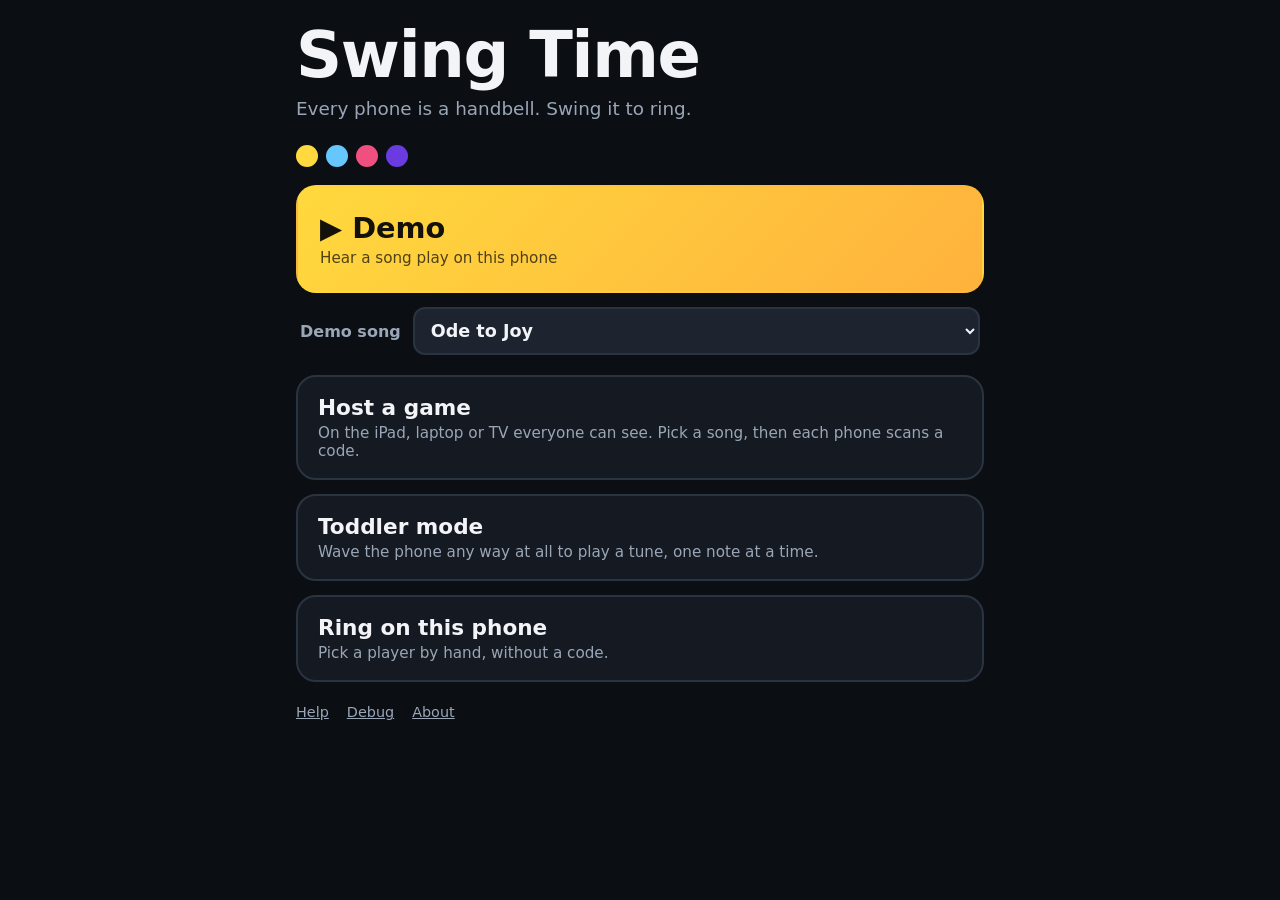
<file: index.html>
<!doctype html>
<html lang="en">
<head>
  <meta charset="utf-8" />
  <meta name="viewport" content="width=device-width, initial-scale=1, viewport-fit=cover, user-scalable=no" />
  <title>Swing Time</title>
  <meta name="theme-color" content="#0b0e13" />
  <meta name="apple-mobile-web-app-capable" content="yes" />
  <meta name="apple-mobile-web-app-title" content="Swing Time" />
  <meta name="apple-mobile-web-app-status-bar-style" content="black-translucent" />
  <meta name="robots" content="noindex, nofollow" />
  <!-- The game's version, shown in the About panel. Bump it with each release. -->
  <meta name="version" content="1.0.0" />
  <link rel="manifest" href="manifest.json?v=2" />
  <link rel="apple-touch-icon" href="icons/icon-180.png?v=2" />
  <link rel="icon" href="icons/icon-192.png?v=2" />
  <link rel="stylesheet" href="css/style.css?v=9" />
  <style>
    .about-version { font-size: 0.85rem; opacity: 0.85; }
    .about-dialog .about-link { color: var(--accent); }
    .report-actions { display: flex; gap: 10px; flex-wrap: wrap; justify-content: flex-end; }
  </style>
  <!-- GoatCounter (cookie-free analytics) -->
  <script data-goatcounter="https://maherou-areflectionofyou.goatcounter.com/count"
          async src="//gc.zgo.at/count.js"></script>
</head>
<body>
  <main class="page home">
    <h1 data-app-name>Swing Time</h1>
    <p class="tagline">Every phone is a handbell. Swing it to ring.</p>
    <div class="lane-dots" id="lane-dots" aria-hidden="true"></div>

    <a class="home-card home-demo" id="demo-link" href="demo.html">▶ Demo
      <small>Hear a song play on this phone</small></a>
    <label class="demo-song" id="demo-song-row" style="visibility: hidden">Demo song
      <select id="demo-song" autocomplete="off"></select></label>

    <a class="home-card" href="host.html">Host a game
      <small>On the iPad, laptop or TV everyone can see. Pick a song, then each phone scans a code.</small></a>

    <a class="home-card" href="play.html?mode=toddler">Toddler mode
      <small>Wave the phone any way at all to play a tune, one note at a time.</small></a>

    <a class="home-card" href="play.html">Ring on this phone
      <small>Pick a player by hand, without a code.</small></a>

    <nav class="home-links">
      <a class="small-link" href="help.html">Help</a>
      <a class="small-link" href="debug.html">Debug</a>
      <button type="button" class="small-link about-link" id="about-btn" aria-haspopup="dialog">About</button>
    </nav>
  </main>

  <dialog class="about-dialog" id="about-dialog" aria-labelledby="about-title">
    <p class="about-version">Swing Time · Version <span id="about-version"></span></p>
    <p id="about-title">© 2026 Michael A. Heroux</p>
    <p>Code is MIT licensed. Everything else is CC BY 4.0, except the bell sounds, which have their own
      license below.</p>
    <p class="about-credit">Bell sounds: “Hand Bells, Singles” pack by InspectorJ
      (<a href="https://www.jshaw.co.uk" target="_blank" rel="noopener">www.jshaw.co.uk</a>) of
      <a href="https://freesound.org/people/InspectorJ/packs/19255/" target="_blank" rel="noopener">Freesound.org</a>,
      CC BY 4.0. Trimmed, retuned, level-matched, and pitch-shifted for the lower octave.</p>
    <p class="about-links">
      <a href="https://opensource.org/license/mit" target="_blank" rel="noopener">MIT License</a>
      <a href="https://creativecommons.org/licenses/by/4.0/" target="_blank" rel="noopener">CC BY 4.0</a>
    </p>
    <p><button type="button" class="about-link" id="problems-btn" aria-haspopup="dialog">Having problems?</button></p>
    <button type="button" class="btn" id="about-close">Close</button>
  </dialog>

  <dialog class="about-dialog" id="report-dialog" aria-labelledby="report-title">
    <p id="report-title"><strong>Having problems?</strong></p>
    <p>Would you like to report an issue? We'll open a new issue for Swing Time on GitHub in a new tab,
      with the game's version and your browser filled in. Then describe what went wrong.</p>
    <p class="about-credit">Reporting an issue requires a free GitHub account.</p>
    <div class="report-actions">
      <button type="button" class="btn btn-ghost" id="report-cancel">Not now</button>
      <a class="btn btn-primary" id="report-go" href="https://github.com/AReflectionOfYou/SwingTimeGame/issues/new"
         target="_blank" rel="noopener">Report an issue</a>
    </div>
  </dialog>

  <script src="js/config.js?v=9"></script>
  <script src="js/lanes.js?v=9"></script>
  <script src="js/songs.js?v=9"></script>
  <script>
    document.getElementById('lane-dots').innerHTML = LANES.map(
      (l) => '<span style="background:' + l.color + '"></span>'
    ).join('');

    // Demo song picker. The first song is the default; if the list can't be
    // loaded the picker goes away and the Demo plays that song. Until then it is
    // invisible but keeps its space, so the cards don't jump under a finger.
    const songRow = document.getElementById('demo-song-row');
    loadAllSongs().then((songs) => {
      const select = document.getElementById('demo-song');
      songs.forEach((s) => select.add(new Option(s.title, s.id)));
      const update = () => {
        const first = select.selectedIndex <= 0;
        document.getElementById('demo-link').href =
          'demo.html' + (first ? '' : '?song=' + encodeURIComponent(select.value));
      };
      select.addEventListener('change', update);
      window.addEventListener('pageshow', update); // Back may restore an earlier choice
      update();
      songRow.style.visibility = '';
    }).catch((err) => {
      console.warn('[home] Song list unavailable:', err.message);
      songRow.hidden = true;
    });

    // About panel and "Having problems?": native <dialog>s, so Escape closes them for free.
    (function () {
      const $ = (id) => document.getElementById(id);
      const dialog = $('about-dialog');
      const report = $('report-dialog');
      const open = $('about-btn');
      if (typeof dialog.showModal !== 'function') {
        open.hidden = true;
        return;
      }
      const version = () => {
        const meta = document.querySelector('meta[name="version"]');
        return meta ? meta.content.trim() : '';
      };
      // A new GitHub issue for this game, with the version and browser filled in.
      const issueUrl = () => {
        const body = '**What happened?**\n\n\n**What did you expect to happen?**\n\n\n' +
          '---\nGame: Swing Time ' + (version() || '(unknown version)') + '\nBrowser: ' + navigator.userAgent;
        return 'https://github.com/AReflectionOfYou/SwingTimeGame/issues/new?body=' + encodeURIComponent(body);
      };
      open.addEventListener('click', () => {
        $('about-version').textContent = version() || 'unknown';
        dialog.showModal();
      });
      $('about-close').addEventListener('click', () => dialog.close());
      $('problems-btn').addEventListener('click', () => {
        dialog.close();
        $('report-go').href = issueUrl();
        report.showModal();
      });
      $('report-cancel').addEventListener('click', () => report.close());
      // The link opens GitHub in a new tab; close the panel behind it.
      $('report-go').addEventListener('click', () => report.close());
      // A click on the backdrop lands on the dialog element itself, outside its box.
      [dialog, report].forEach((d) => d.addEventListener('click', (e) => {
        if (e.target !== d) return;
        const r = d.getBoundingClientRect();
        const inside = e.clientX >= r.left && e.clientX <= r.right && e.clientY >= r.top && e.clientY <= r.bottom;
        if (!inside) d.close();
      }));
    })();
  </script>
</body>
</html>
</file>
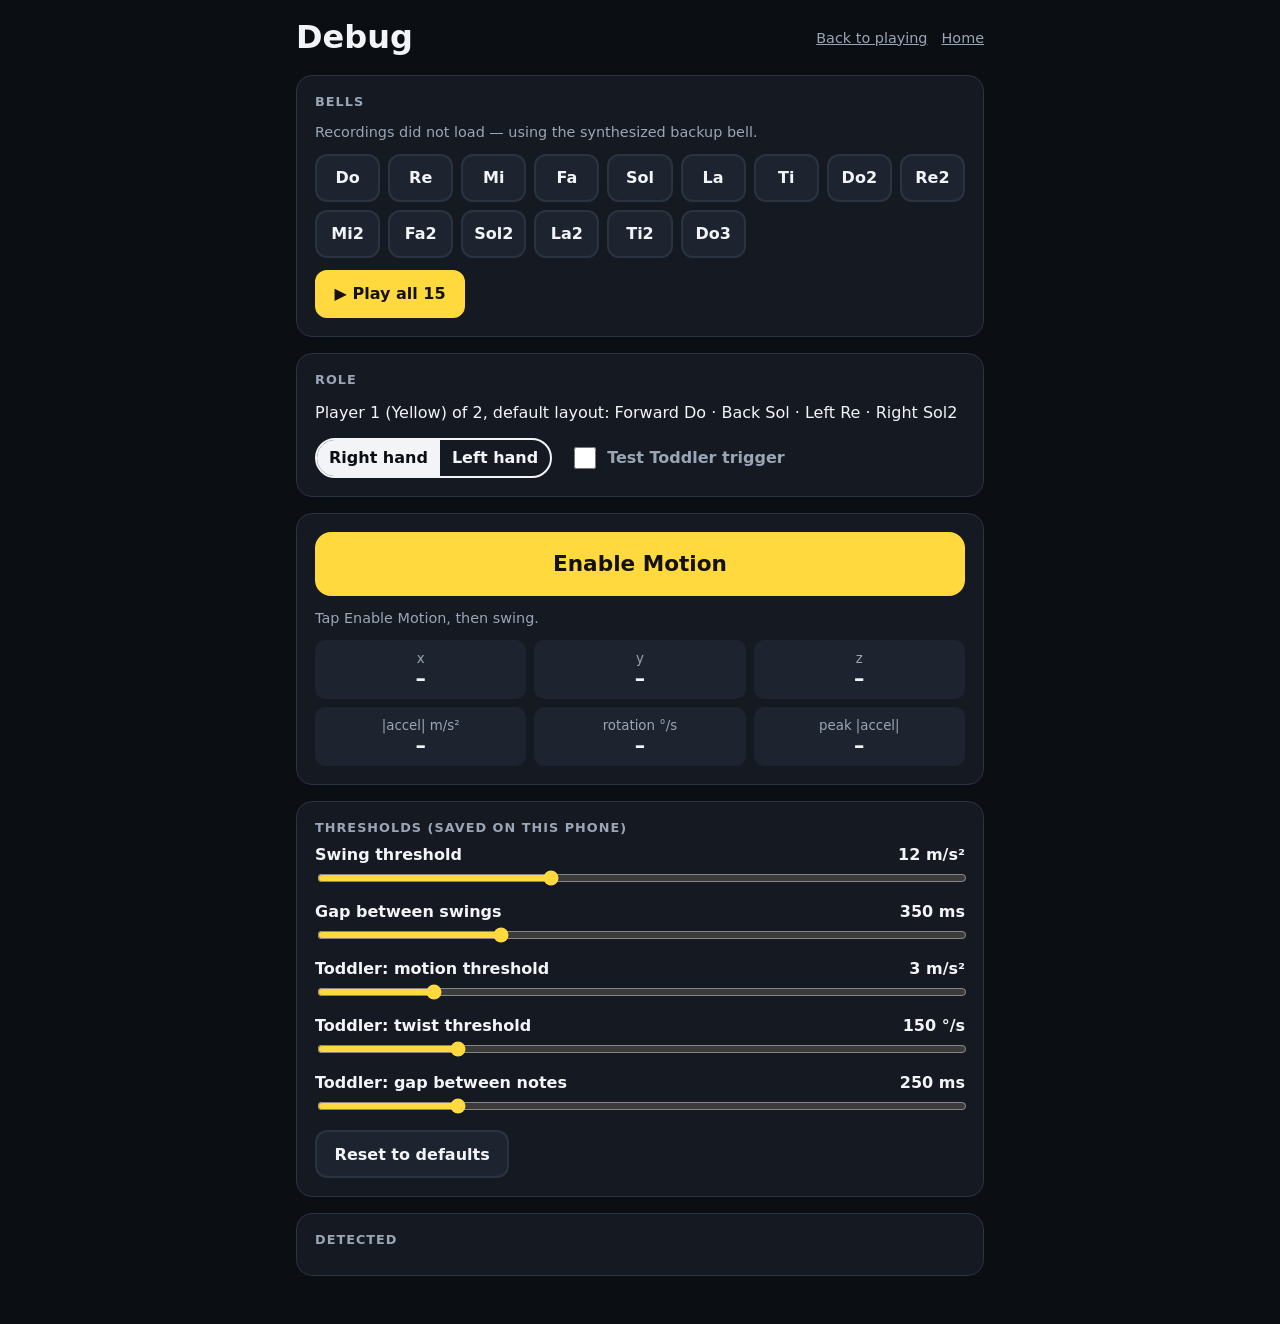
<file: debug.html>
<!doctype html>
<html lang="en" data-page-title="Debug">
<head>
  <meta charset="utf-8" />
  <meta name="viewport" content="width=device-width, initial-scale=1, viewport-fit=cover, user-scalable=no" />
  <title>Swing Time — Debug</title>
  <meta name="theme-color" content="#0b0e13" />
  <meta name="apple-mobile-web-app-capable" content="yes" />
  <meta name="apple-mobile-web-app-title" content="Swing Time" />
  <meta name="apple-mobile-web-app-status-bar-style" content="black-translucent" />
  <meta name="robots" content="noindex, nofollow" />
  <link rel="manifest" href="manifest.json?v=2" />
  <link rel="apple-touch-icon" href="icons/icon-180.png?v=2" />
  <link rel="icon" href="icons/icon-192.png?v=2" />
  <link rel="stylesheet" href="css/style.css?v=9" />
</head>
<body>
  <main class="page">
    <header class="page-header">
      <h1>Debug</h1>
      <nav>
        <a class="small-link" id="back-link" href="play.html">Back to playing</a>
        <a class="small-link" href="index.html">Home</a>
      </nav>
    </header>

    <section class="panel">
      <p class="section-title">Bells</p>
      <p class="small-link" id="bell-status">Loading bells…</p>
      <div class="bell-grid" id="bell-grid"></div>
      <button type="button" class="btn btn-primary" id="play-all">▶ Play all 15</button>
    </section>

    <section class="panel">
      <p class="section-title">Role</p>
      <p id="role-line"></p>
      <div class="controls" style="margin-top:0">
        <div class="seg" id="hand-seg" role="group" aria-label="Hand">
          <button type="button" data-hand="right"><span>Right hand</span></button>
          <button type="button" data-hand="left"><span>Left hand</span></button>
        </div>
        <label class="check"><input type="checkbox" id="toddler-test" /> Test Toddler trigger</label>
      </div>
    </section>

    <section class="panel">
      <button type="button" class="btn btn-primary btn-big" id="motion-btn" style="width:100%">Enable Motion</button>
      <p id="status" class="small-link">Tap Enable Motion, then swing.</p>
      <div class="readout">
        <div><small>x</small><b id="r-x">–</b></div>
        <div><small>y</small><b id="r-y">–</b></div>
        <div><small>z</small><b id="r-z">–</b></div>
        <div><small>|accel| m/s²</small><b id="r-mag">–</b></div>
        <div><small>rotation °/s</small><b id="r-rot">–</b></div>
        <div><small>peak |accel|</small><b id="r-peak">–</b></div>
      </div>
    </section>

    <section class="panel">
      <p class="section-title">Thresholds (saved on this phone)</p>
      <div id="sliders"></div>
      <button type="button" class="btn" id="reset-btn">Reset to defaults</button>
    </section>

    <section class="panel">
      <p class="section-title">Detected</p>
      <ul class="log" id="log"></ul>
    </section>
  </main>

  <script src="js/config.js?v=9"></script>
  <script src="js/notes.js?v=9"></script>
  <script src="js/lanes.js?v=9"></script>
  <script src="js/settings.js?v=9"></script>
  <script src="js/songs.js?v=9"></script>
  <script src="js/audio.js?v=9"></script>
  <script src="js/gestures.js?v=9"></script>
  <script src="js/debug.js?v=9"></script>
</body>
</html>
</file>
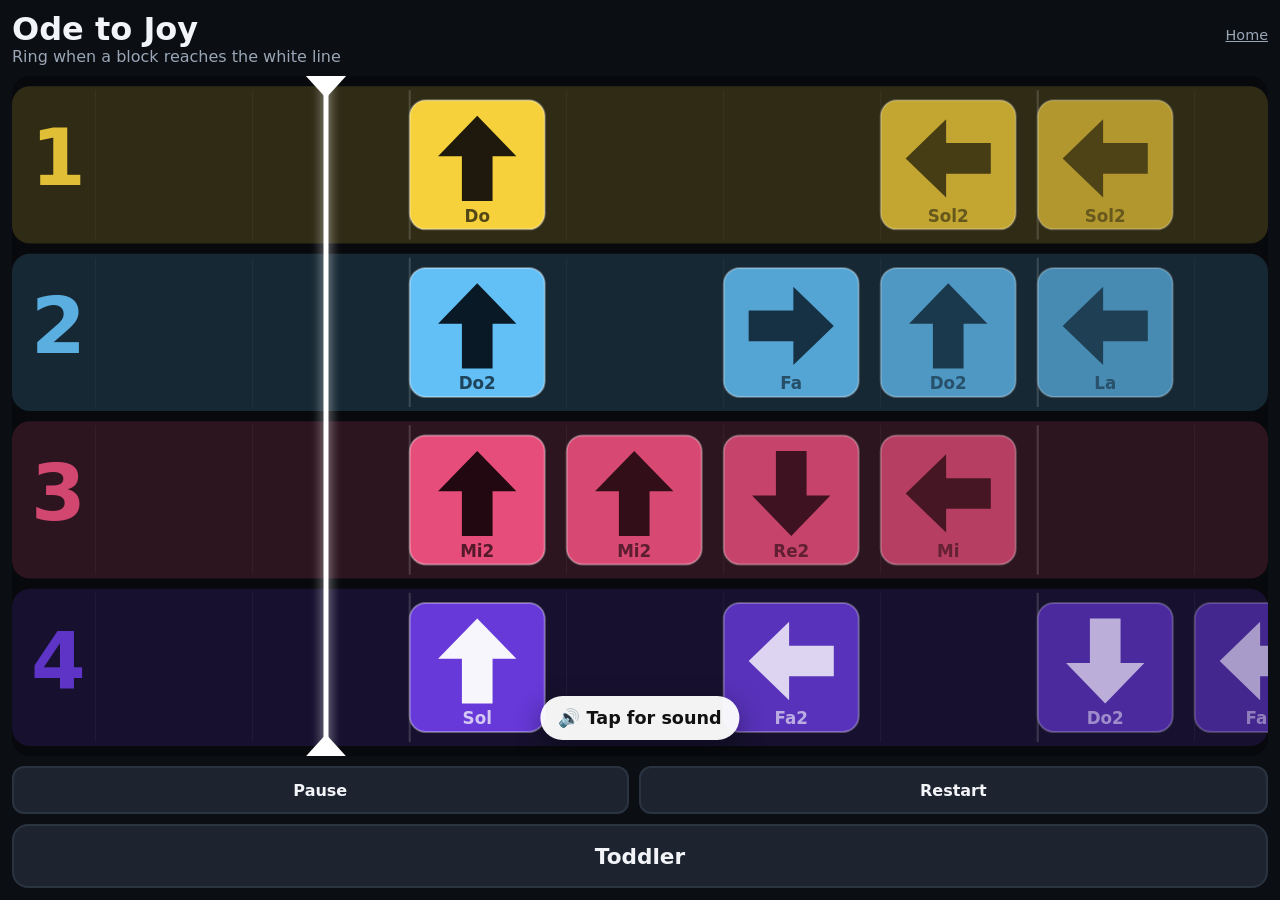
<file: demo.html>
<!doctype html>
<html lang="en" data-page-title="Demo">
<head>
  <meta charset="utf-8" />
  <meta name="viewport" content="width=device-width, initial-scale=1, viewport-fit=cover, user-scalable=no" />
  <title>Swing Time — Demo</title>
  <meta name="theme-color" content="#0b0e13" />
  <meta name="apple-mobile-web-app-capable" content="yes" />
  <meta name="apple-mobile-web-app-title" content="Swing Time" />
  <meta name="apple-mobile-web-app-status-bar-style" content="black-translucent" />
  <meta name="robots" content="noindex, nofollow" />
  <link rel="manifest" href="manifest.json?v=2" />
  <link rel="apple-touch-icon" href="icons/icon-180.png?v=2" />
  <link rel="icon" href="icons/icon-192.png?v=2" />
  <link rel="stylesheet" href="css/style.css?v=9" />
  <!-- GoatCounter (cookie-free analytics) -->
  <script data-goatcounter="https://maherou-areflectionofyou.goatcounter.com/count"
          async src="//gc.zgo.at/count.js"></script>
</head>
<body>
  <main class="demo" id="demo">
    <header class="demo-top">
      <div>
        <h1 id="demo-title">Demo</h1>
        <div class="subtitle" id="demo-sub">Ring when a block reaches the white line</div>
      </div>
      <a class="small-link" href="index.html">Home</a>
    </header>

    <div class="score-wrap" id="score-wrap">
      <canvas id="score-canvas"></canvas>
      <div class="tap-hint" id="tap-hint">🔊 Tap for sound</div>
    </div>

    <div class="demo-controls">
      <button type="button" class="btn" id="pause-btn">Pause</button>
      <button type="button" class="btn" id="restart-btn">Restart</button>
    </div>
    <div class="demo-controls">
      <a class="btn btn-primary btn-big" id="try-btn" href="play.html" hidden>Try it yourself</a>
      <a class="btn btn-big" id="toddler-btn" href="play.html?mode=toddler" hidden>Toddler</a>
    </div>
    <p class="warn" id="demo-error" hidden></p>
  </main>

  <script src="js/config.js?v=9"></script>
  <script src="js/notes.js?v=9"></script>
  <script src="js/lanes.js?v=9"></script>
  <script src="js/songs.js?v=9"></script>
  <script src="js/audio.js?v=9"></script>
  <script src="js/lane-view.js?v=9"></script>
  <script src="js/wake-lock.js?v=9"></script>
  <script src="js/demo.js?v=9"></script>
</body>
</html>
</file>
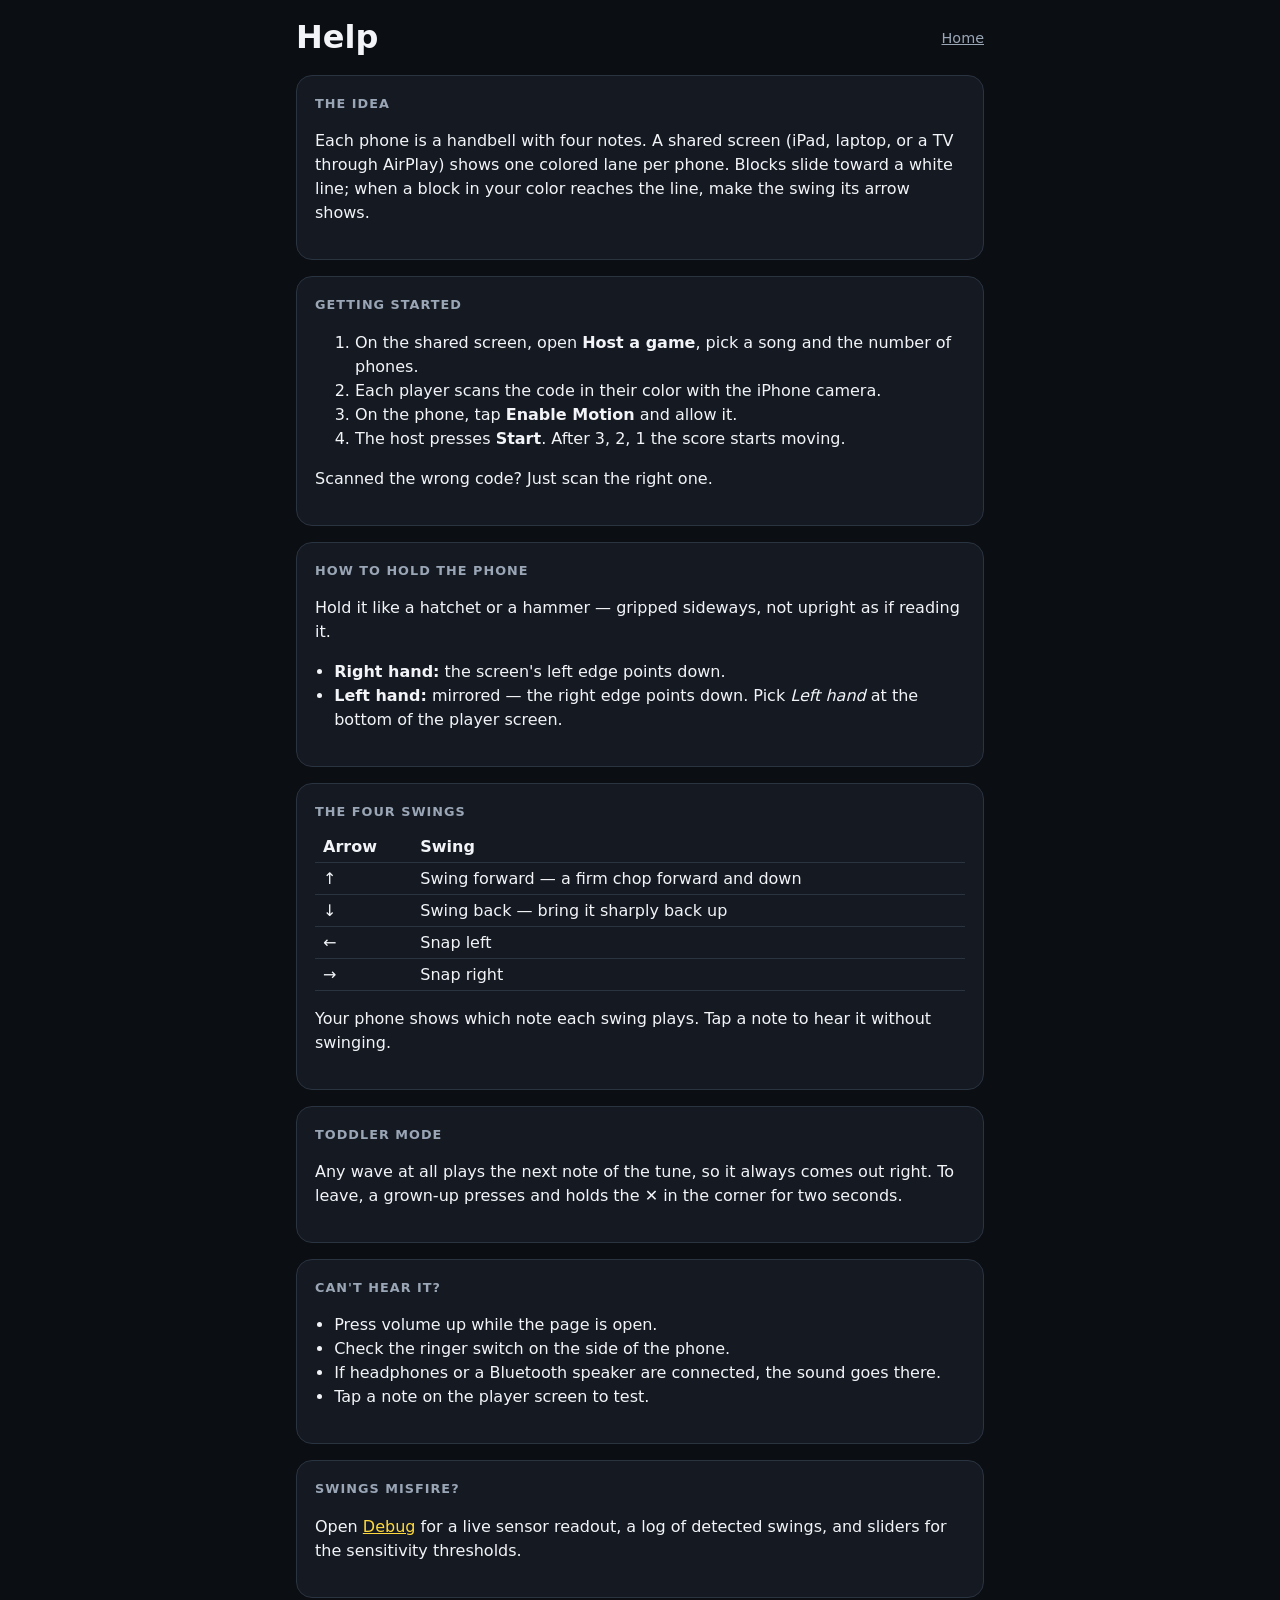
<file: help.html>
<!doctype html>
<html lang="en" data-page-title="Help">
<head>
  <meta charset="utf-8" />
  <meta name="viewport" content="width=device-width, initial-scale=1, viewport-fit=cover, user-scalable=no" />
  <title>Swing Time — Help</title>
  <meta name="theme-color" content="#0b0e13" />
  <meta name="apple-mobile-web-app-capable" content="yes" />
  <meta name="apple-mobile-web-app-title" content="Swing Time" />
  <meta name="apple-mobile-web-app-status-bar-style" content="black-translucent" />
  <meta name="robots" content="noindex, nofollow" />
  <link rel="manifest" href="manifest.json?v=2" />
  <link rel="apple-touch-icon" href="icons/icon-180.png?v=2" />
  <link rel="icon" href="icons/icon-192.png?v=2" />
  <link rel="stylesheet" href="css/style.css?v=9" />
  <!-- GoatCounter (cookie-free analytics) -->
  <script data-goatcounter="https://maherou-areflectionofyou.goatcounter.com/count"
          async src="//gc.zgo.at/count.js"></script>
</head>
<body>
  <main class="page prose">
    <header class="page-header">
      <h1>Help</h1>
      <nav><a class="small-link" href="index.html">Home</a></nav>
    </header>

    <section class="panel">
      <p class="section-title">The idea</p>
      <p>
        Each phone is a handbell with four notes. A shared screen (iPad, laptop, or a TV through AirPlay) shows
        one colored lane per phone. Blocks slide toward a white line; when a block in your color reaches the
        line, make the swing its arrow shows.
      </p>
    </section>

    <section class="panel">
      <p class="section-title">Getting started</p>
      <ol>
        <li>On the shared screen, open <strong>Host a game</strong>, pick a song and the number of phones.</li>
        <li>Each player scans the code in their color with the iPhone camera.</li>
        <li>On the phone, tap <strong>Enable Motion</strong> and allow it.</li>
        <li>The host presses <strong>Start</strong>. After 3, 2, 1 the score starts moving.</li>
      </ol>
      <p>Scanned the wrong code? Just scan the right one.</p>
    </section>

    <section class="panel">
      <p class="section-title">How to hold the phone</p>
      <p>Hold it like a hatchet or a hammer — gripped sideways, not upright as if reading it.</p>
      <ul>
        <li><strong>Right hand:</strong> the screen's left edge points down.</li>
        <li><strong>Left hand:</strong> mirrored — the right edge points down. Pick <em>Left hand</em> at the bottom
          of the player screen.</li>
      </ul>
    </section>

    <section class="panel">
      <p class="section-title">The four swings</p>
      <table class="help-table">
        <thead><tr><th>Arrow</th><th>Swing</th></tr></thead>
        <tbody>
          <tr><td>↑</td><td>Swing forward — a firm chop forward and down</td></tr>
          <tr><td>↓</td><td>Swing back — bring it sharply back up</td></tr>
          <tr><td>←</td><td>Snap left</td></tr>
          <tr><td>→</td><td>Snap right</td></tr>
        </tbody>
      </table>
      <p>Your phone shows which note each swing plays. Tap a note to hear it without swinging.</p>
    </section>

    <section class="panel">
      <p class="section-title">Toddler mode</p>
      <p>
        Any wave at all plays the next note of the tune, so it always comes out right. To leave, a grown-up
        presses and holds the ✕ in the corner for two seconds.
      </p>
    </section>

    <section class="panel">
      <p class="section-title">Can't hear it?</p>
      <ul>
        <li>Press volume up while the page is open.</li>
        <li>Check the ringer switch on the side of the phone.</li>
        <li>If headphones or a Bluetooth speaker are connected, the sound goes there.</li>
        <li>Tap a note on the player screen to test.</li>
      </ul>
    </section>

    <section class="panel">
      <p class="section-title">Swings misfire?</p>
      <p>
        Open <a href="debug.html">Debug</a> for a live sensor readout, a log of detected swings, and sliders for
        the sensitivity thresholds.
      </p>
    </section>
  </main>
  <script src="js/config.js?v=9"></script>
</body>
</html>
</file>
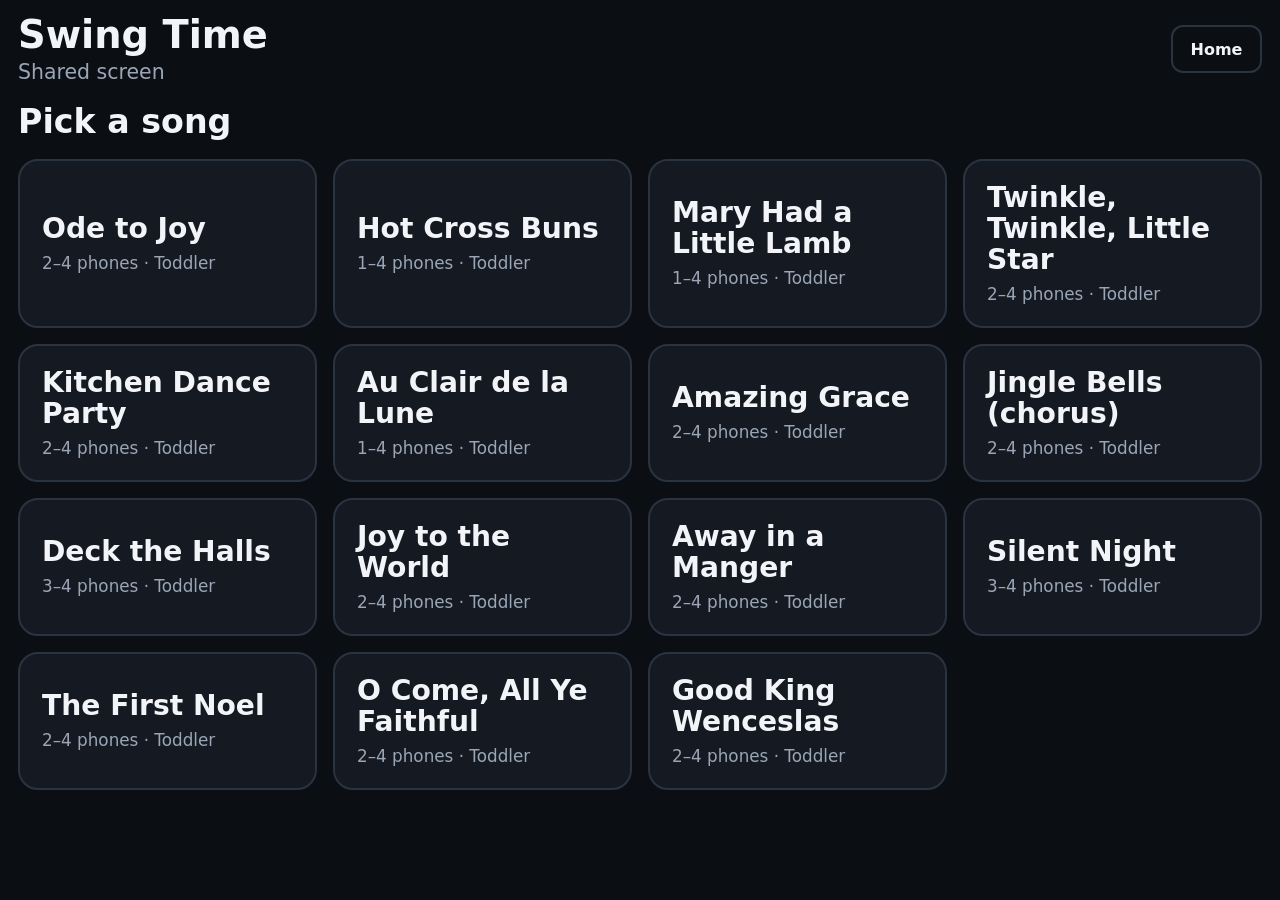
<file: host.html>
<!doctype html>
<html lang="en" data-page-title="Host">
<head>
  <meta charset="utf-8" />
  <meta name="viewport" content="width=device-width, initial-scale=1, viewport-fit=cover, user-scalable=no" />
  <title>Swing Time — Host</title>
  <meta name="theme-color" content="#0b0e13" />
  <meta name="apple-mobile-web-app-capable" content="yes" />
  <meta name="apple-mobile-web-app-title" content="Swing Time" />
  <meta name="apple-mobile-web-app-status-bar-style" content="black-translucent" />
  <meta name="robots" content="noindex, nofollow" />
  <link rel="manifest" href="manifest.json?v=2" />
  <link rel="apple-touch-icon" href="icons/icon-180.png?v=2" />
  <link rel="icon" href="icons/icon-192.png?v=2" />
  <link rel="stylesheet" href="css/style.css?v=9" />
  <!-- GoatCounter (cookie-free analytics) -->
  <script data-goatcounter="https://maherou-areflectionofyou.goatcounter.com/count"
          async src="//gc.zgo.at/count.js"></script>
</head>
<body>
  <div class="host">
    <header class="host-top">
      <div>
        <h1 id="host-title" data-app-name>Swing Time</h1>
        <div class="subtitle" id="host-subtitle"></div>
      </div>
      <nav class="controls" style="margin-top:0">
        <button type="button" class="btn btn-ghost" id="back-btn" hidden>← Back</button>
        <a class="btn btn-ghost" href="index.html" id="home-link">Home</a>
      </nav>
    </header>

    <!-- Step 1: song -->
    <section id="step-song" hidden>
      <h2 class="step-title">Pick a song</h2>
      <div class="song-grid" id="song-grid"></div>
    </section>

    <!-- Step 2: group size -->
    <section id="step-size" hidden>
      <h2 class="step-title">How many phones?</h2>
      <div class="size-row" id="size-row"></div>
    </section>

    <!-- Step 3: QR codes -->
    <section id="step-codes" hidden style="flex:1;display:flex;flex-direction:column">
      <div class="qr-grid" id="qr-grid"></div>
      <div class="qr-footer">
        <div class="qr-help">
          Each player scans the code in <strong>their color</strong> with the iPhone camera, then taps
          <strong>Enable Motion</strong>.
          <span class="qr-url" id="qr-url"></span>
        </div>
        <button type="button" class="btn btn-primary btn-big" id="start-btn">Start ▶</button>
      </div>
    </section>

    <!-- Step 3 (Toddler): one code -->
    <section id="step-toddler" hidden style="flex:1;display:flex;flex-direction:column">
      <div class="toddler-host">
        <div class="qr-card neutral" id="toddler-qr"></div>
        <div>
          <h2 class="step-title">Wave to play</h2>
          <p class="qr-help">
            Scan with the iPhone camera, tap the button, then move the phone any way at all. Each wave plays the
            next note of the tune. Any number of phones can scan this code.
          </p>
          <div class="melody-trail" id="melody-trail"></div>
          <span class="qr-url" id="toddler-url"></span>
        </div>
      </div>
    </section>

    <!-- Step 4: the lane score -->
    <section id="step-score" hidden style="flex:1;display:flex;flex-direction:column">
      <div class="score-wrap" id="score-wrap">
        <canvas id="score-canvas"></canvas>
        <div class="countdown" id="countdown" hidden></div>
        <div class="score-message" id="score-done" hidden>
          <div>🎉 Well rung!</div>
          <button type="button" class="btn btn-primary btn-big" id="again-btn">Play again</button>
        </div>
      </div>
      <div class="controls">
        <button type="button" class="btn btn-primary" id="play-btn">Pause</button>
        <button type="button" class="btn" id="restart-btn">Restart</button>
        <label class="slider">Tempo
          <input type="range" id="tempo" min="40" max="160" step="1" />
          <output id="tempo-out"></output>
        </label>
        <label class="slider">Look ahead
          <input type="range" id="lookahead" min="2" max="16" step="1" />
          <output id="lookahead-out"></output>
        </label>
        <label class="check"><input type="checkbox" id="names" /> Note names</label>
        <span class="spacer"></span>
        <button type="button" class="btn btn-ghost" id="codes-btn">Show codes</button>
        <button type="button" class="btn btn-ghost" id="fullscreen-btn" hidden>Full screen</button>
      </div>
    </section>

    <p id="host-error" class="warn" hidden></p>
  </div>

  <script src="js/config.js?v=9"></script>
  <script src="js/notes.js?v=9"></script>
  <script src="js/lanes.js?v=9"></script>
  <script src="js/songs.js?v=9"></script>
  <script src="js/vendor/qrcode.js?v=9"></script>
  <script src="js/qr.js?v=9"></script>
  <script src="js/lane-view.js?v=9"></script>
  <script src="js/wake-lock.js?v=9"></script>
  <script src="js/host.js?v=9"></script>
</body>
</html>
</file>
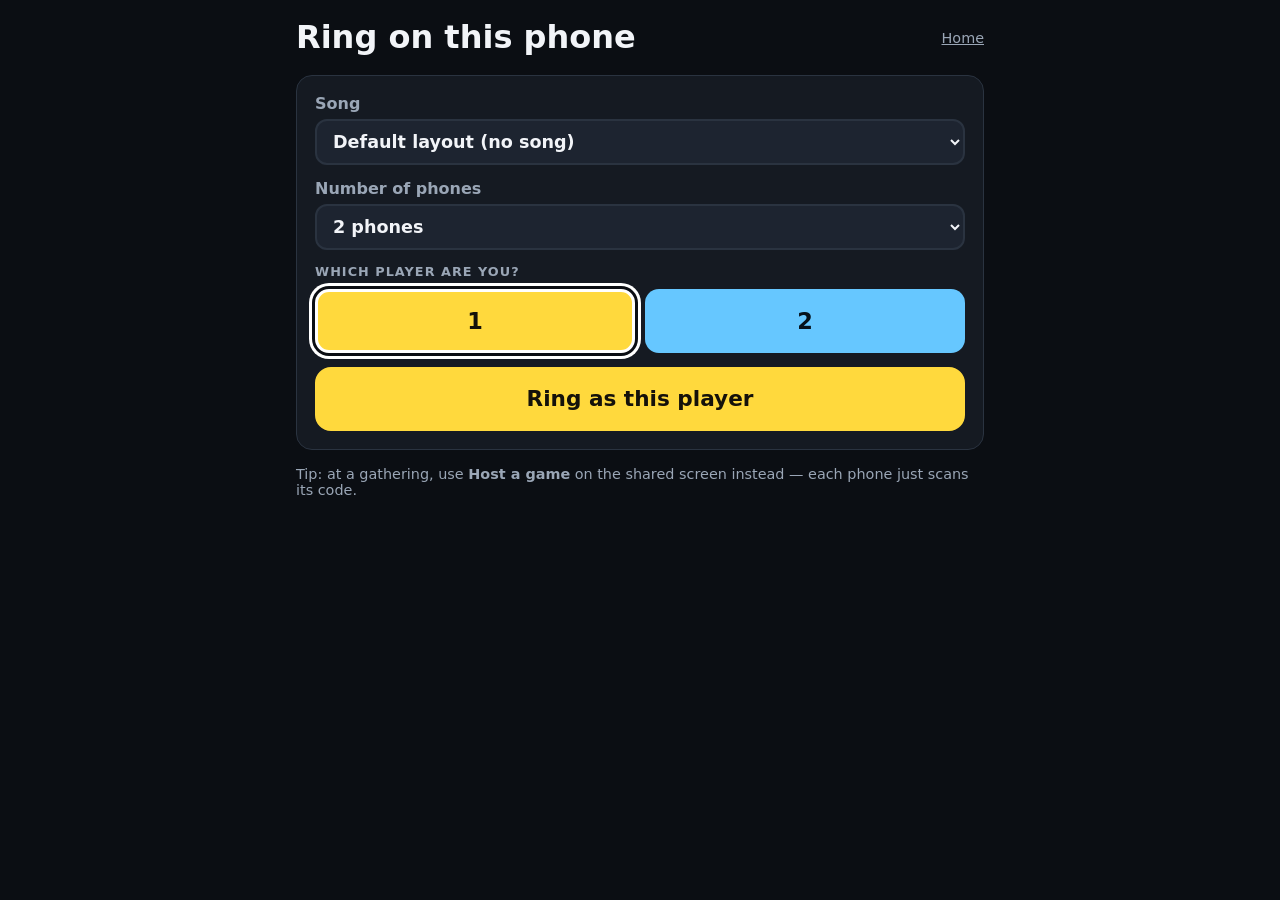
<file: play.html>
<!doctype html>
<html lang="en" data-page-title="Play">
<head>
  <meta charset="utf-8" />
  <meta name="viewport" content="width=device-width, initial-scale=1, viewport-fit=cover, user-scalable=no" />
  <title>Swing Time — Play</title>
  <meta name="theme-color" content="#0b0e13" />
  <meta name="apple-mobile-web-app-capable" content="yes" />
  <meta name="apple-mobile-web-app-title" content="Swing Time" />
  <meta name="apple-mobile-web-app-status-bar-style" content="black-translucent" />
  <meta name="robots" content="noindex, nofollow" />
  <link rel="manifest" href="manifest.json?v=2" />
  <link rel="apple-touch-icon" href="icons/icon-180.png?v=2" />
  <link rel="icon" href="icons/icon-192.png?v=2" />
  <link rel="stylesheet" href="css/style.css?v=9" />
  <!-- GoatCounter (cookie-free analytics) -->
  <script data-goatcounter="https://maherou-areflectionofyou.goatcounter.com/count"
          async src="//gc.zgo.at/count.js"></script>
</head>
<body>
  <!-- Player: configured from the QR link (?song=…&size=…&player=…) -->
  <main class="player" id="player" hidden>
    <div class="who">
      <div class="num" id="p-num"></div>
      <div class="color-name" id="p-color"></div>
      <div class="song-name" id="p-song"></div>
    </div>

    <div class="note-cross" id="note-cross">
      <div class="note-center" id="note-center" aria-live="polite"></div>
    </div>

    <div class="actions">
      <button type="button" class="btn btn-primary btn-big" id="motion-btn">Enable Motion</button>
      <div class="status" id="p-status"></div>
      <div class="mute-tip">No sound? Turn the volume up. Tap a note to test it.</div>
    </div>

    <footer class="player-footer">
      <div class="seg" id="hand-seg" role="group" aria-label="Hand">
        <button type="button" data-hand="right"><span>Right hand</span></button>
        <button type="button" data-hand="left"><span>Left hand</span></button>
      </div>
      <div class="player-switch" id="player-switch" aria-label="Switch player"></div>
      <div style="display:flex;gap:14px">
        <a href="play.html" id="change-link">Change</a>
        <a href="debug.html" id="debug-link">Debug</a>
        <a href="index.html">Home</a>
      </div>
    </footer>
  </main>

  <!-- Manual setup, when opened without a code -->
  <main class="page" id="setup" hidden>
    <header class="page-header">
      <h1>Ring on this phone</h1>
      <nav><a class="small-link" href="index.html">Home</a></nav>
    </header>
    <section class="panel setup-grid">
      <label>Song
        <select id="setup-song"></select>
      </label>
      <label>Number of phones
        <select id="setup-size"></select>
      </label>
      <div>
        <p class="section-title">Which player are you?</p>
        <div class="choice-row" id="setup-player"></div>
      </div>
      <button type="button" class="btn btn-primary btn-big" id="setup-go">Ring as this player</button>
    </section>
    <p class="small-link">Tip: at a gathering, use <strong>Host a game</strong> on the shared screen instead — each
      phone just scans its code.</p>
  </main>

  <!-- Toddler mode (?song=…&mode=toddler) -->
  <main class="toddler" id="toddler" hidden>
    <div class="toddler-title" id="t-title"></div>
    <svg class="bell" id="t-bell" viewBox="0 0 200 220" aria-hidden="true">
      <circle cx="100" cy="18" r="12" fill="#8a5a00" />
      <path d="M100 26c-44 0-62 40-62 86 0 30-10 46-24 58h172c-14-12-24-28-24-58 0-46-18-86-62-86z"
        fill="#ffcf33" stroke="#8a5a00" stroke-width="6" stroke-linejoin="round" />
      <path d="M62 112c0-30 10-56 34-64" fill="none" stroke="#fff6c8" stroke-width="9" stroke-linecap="round"
        opacity="0.8" />
      <rect x="10" y="166" width="180" height="16" rx="8" fill="#e6a800" stroke="#8a5a00" stroke-width="6" />
      <circle cx="100" cy="200" r="16" fill="#8a5a00" />
    </svg>
    <button type="button" class="btn btn-big start-btn" id="t-start">Enable Motion</button>
    <div class="toddler-status" id="t-status"></div>
    <div class="song-list" id="t-songs" hidden></div>
    <button type="button" class="hold-exit" id="t-exit" aria-label="Hold for two seconds to exit">
      <svg viewBox="0 0 54 54"><circle cx="27" cy="27" r="24" /></svg>✕
    </button>
    <!-- Shown mid-screen while the exit is held, since the thumb covers the corner button -->
    <div class="exit-panel" id="t-hint" hidden aria-live="polite">
      <div class="exit-text" id="t-hint-text">Keep holding to exit</div>
      <div class="exit-bar"><div class="exit-fill" id="t-hint-fill"></div></div>
    </div>
  </main>

  <script src="js/config.js?v=9"></script>
  <script src="js/notes.js?v=9"></script>
  <script src="js/lanes.js?v=9"></script>
  <script src="js/settings.js?v=9"></script>
  <script src="js/songs.js?v=9"></script>
  <script src="js/audio.js?v=9"></script>
  <script src="js/gestures.js?v=9"></script>
  <script src="js/wake-lock.js?v=9"></script>
  <script src="js/play.js?v=9"></script>
</body>
</html>
</file>
<file: css/style.css>
/* Swing Time — shared styles. Dark, high-contrast, large type: readable on a
   phone in hand and on a TV across the room. */

:root {
  --bg: #0b0e13;
  --panel: #151a22;
  --panel-2: #1d2430;
  --line: #2a3340;
  --text: #f2f4f8;
  --muted: #9aa6b6;
  --accent: #ffd93d;
  --accent-ink: #14110a;
  --danger: #ff6b6b;
  --radius: 16px;
  --safe-top: env(safe-area-inset-top, 0px);
  --safe-bottom: env(safe-area-inset-bottom, 0px);
  --safe-left: env(safe-area-inset-left, 0px);
  --safe-right: env(safe-area-inset-right, 0px);
}

* {
  box-sizing: border-box;
}

html,
body {
  margin: 0;
  background: var(--bg);
  color: var(--text);
  font-family: system-ui, -apple-system, 'Segoe UI', Roboto, sans-serif;
  -webkit-text-size-adjust: 100%;
  -webkit-tap-highlight-color: transparent;
}

body {
  min-height: 100vh;
  min-height: 100dvh;
}

a {
  color: var(--accent);
}

[hidden] {
  display: none !important;
}

h1,
h2,
h3 {
  margin: 0;
  line-height: 1.1;
}

/* ---------- Buttons ---------- */

.btn {
  appearance: none;
  border: 2px solid var(--line);
  background: var(--panel-2);
  color: var(--text);
  font: inherit;
  font-weight: 700;
  font-size: 1rem;
  padding: 0.7em 1.1em;
  border-radius: 12px;
  cursor: pointer;
  text-decoration: none;
  display: inline-flex;
  align-items: center;
  justify-content: center;
  gap: 0.4em;
  min-height: 48px;
  touch-action: manipulation;
}

.btn:active {
  transform: translateY(1px);
}

.btn:disabled {
  opacity: 0.45;
  cursor: default;
}

.btn-primary {
  background: var(--accent);
  border-color: var(--accent);
  color: var(--accent-ink);
}

.btn-big {
  font-size: 1.35rem;
  padding: 0.8em 1.6em;
  border-radius: 16px;
}

.btn-ghost {
  background: transparent;
}

.btn.active {
  background: var(--text);
  color: var(--bg);
  border-color: var(--text);
}

.small-link {
  color: var(--muted);
  font-size: 0.9rem;
}

/* ---------- Simple pages (home, help, debug) ---------- */

.page {
  max-width: 720px;
  margin: 0 auto;
  padding: calc(20px + var(--safe-top)) calc(16px + var(--safe-right)) calc(32px + var(--safe-bottom))
    calc(16px + var(--safe-left));
}

.page-header {
  display: flex;
  align-items: center;
  justify-content: space-between;
  gap: 12px;
  margin-bottom: 20px;
  flex-wrap: wrap;
}

.page-header nav {
  display: flex;
  gap: 14px;
  flex-wrap: wrap;
}

.panel {
  background: var(--panel);
  border: 1px solid var(--line);
  border-radius: var(--radius);
  padding: 18px;
  margin-bottom: 16px;
}

.section-title {
  margin: 0 0 10px;
  font-size: 0.8rem;
  font-weight: 800;
  letter-spacing: 0.08em;
  text-transform: uppercase;
  color: var(--muted);
}

.prose p,
.prose li {
  line-height: 1.5;
}

.prose ul {
  padding-left: 1.2em;
}

/* Home */

.home h1 {
  font-size: clamp(2.6rem, 11vw, 4rem);
  letter-spacing: -0.02em;
}

.tagline {
  color: var(--muted);
  font-size: 1.15rem;
  margin: 8px 0 26px;
}

.home-card {
  display: block;
  background: var(--panel);
  border: 2px solid var(--line);
  border-radius: 20px;
  padding: 18px 20px;
  margin-bottom: 14px;
  color: var(--text);
  text-decoration: none;
  font-size: 1.35rem;
  font-weight: 800;
}

.home-card small {
  display: block;
  margin-top: 4px;
  font-size: 0.95rem;
  font-weight: 500;
  color: var(--muted);
}

.home-card.home-demo {
  background: linear-gradient(135deg, #ffd93d, #ffb23d);
  border-color: transparent;
  color: var(--accent-ink);
  font-size: 1.8rem;
  padding: 24px 22px;
}

.home-card.home-demo small {
  color: rgba(20, 17, 10, 0.75);
}

/* Picks the song the Demo card above it plays. */
.demo-song {
  display: flex;
  align-items: center;
  gap: 12px;
  margin: 0 4px 20px;
  font-weight: 700;
  color: var(--muted);
  white-space: nowrap;
}

.demo-song select {
  flex: 1;
  min-width: 0;
  min-height: 48px;
}

.lane-dots {
  display: flex;
  gap: 8px;
  margin: 2px 0 18px;
}

.lane-dots span {
  width: 22px;
  height: 22px;
  border-radius: 50%;
}

.home-links {
  display: flex;
  gap: 18px;
  margin-top: 22px;
}

/* About: a plain muted link that opens a small dialog. */
.about-link {
  appearance: none;
  background: none;
  border: 0;
  padding: 0;
  font: inherit;
  font-size: 0.9rem;
  text-decoration: underline;
  cursor: pointer;
}

.about-dialog {
  background: var(--panel);
  color: var(--text);
  border: 1px solid var(--line);
  border-radius: var(--radius);
  padding: 18px 20px;
  max-width: min(360px, calc(100vw - 32px));
}

.about-dialog::backdrop {
  background: rgba(0, 0, 0, 0.6);
}

.about-dialog p {
  margin: 0 0 12px;
  line-height: 1.5;
}

.about-links {
  display: flex;
  gap: 18px;
  flex-wrap: wrap;
}

/* ---------- Shared screen (host) ---------- */

.host {
  min-height: 100vh;
  min-height: 100dvh;
  display: flex;
  flex-direction: column;
  padding: calc(14px + var(--safe-top)) calc(18px + var(--safe-right)) calc(14px + var(--safe-bottom))
    calc(18px + var(--safe-left));
}

.host-top {
  display: flex;
  align-items: center;
  justify-content: space-between;
  gap: 16px;
  margin-bottom: 14px;
  flex-wrap: wrap;
}

.host-top h1 {
  font-size: clamp(1.5rem, 3vw, 2.4rem);
}

.host-top .subtitle {
  color: var(--muted);
  font-size: clamp(1rem, 1.6vw, 1.3rem);
  margin-top: 4px;
}

.step-title {
  font-size: clamp(1.4rem, 2.6vw, 2.2rem);
  margin: 6px 0 18px;
}

.song-grid {
  display: grid;
  grid-template-columns: repeat(auto-fill, minmax(260px, 1fr));
  gap: 16px;
}

.song-card {
  text-align: left;
  background: var(--panel);
  border: 2px solid var(--line);
  border-radius: 20px;
  padding: 22px;
  color: var(--text);
  font: inherit;
  cursor: pointer;
}

.song-card h3 {
  font-size: clamp(1.4rem, 2.2vw, 1.9rem);
}

.song-card p {
  color: var(--muted);
  margin: 8px 0 0;
  font-size: 1.05rem;
}

.size-row {
  display: flex;
  flex-wrap: wrap;
  gap: 16px;
}

.size-btn {
  flex: 1 1 140px;
  min-height: 150px;
  background: var(--panel);
  border: 2px solid var(--line);
  border-radius: 20px;
  color: var(--text);
  font: inherit;
  cursor: pointer;
  display: flex;
  flex-direction: column;
  align-items: center;
  justify-content: center;
  gap: 10px;
}

.size-btn .num {
  font-size: clamp(2.6rem, 6vw, 4.5rem);
  font-weight: 900;
  line-height: 1;
}

.size-btn .what {
  font-size: 1.1rem;
  color: var(--muted);
}

.size-btn .dots {
  display: flex;
  gap: 6px;
}

.size-btn .dots span {
  width: 16px;
  height: 16px;
  border-radius: 50%;
}

.size-btn.size-toddler .num {
  font-size: clamp(2.2rem, 5vw, 3.6rem);
}

/* QR codes */

.qr-grid {
  flex: 1;
  display: grid;
  gap: clamp(12px, 2vw, 28px);
  align-items: center;
  justify-items: center;
  grid-template-columns: repeat(var(--cols, 2), minmax(0, 1fr));
}

.qr-card {
  width: 100%;
  max-width: var(--qr-max, 420px);
  border-radius: 24px;
  padding: clamp(10px, 1.4vw, 18px);
  display: flex;
  flex-direction: column;
  align-items: center;
  gap: 10px;
}

.qr-card svg {
  width: 100%;
  height: auto;
  border-radius: 10px;
  display: block;
}

.qr-card .qr-label {
  font-size: clamp(1.2rem, 2.4vw, 2rem);
  font-weight: 900;
  text-align: center;
}

.qr-card.neutral {
  background: #ffffff;
  color: #111;
}

.qr-footer {
  display: flex;
  align-items: center;
  justify-content: space-between;
  gap: 16px;
  flex-wrap: wrap;
  margin-top: 16px;
}

.qr-help {
  color: var(--muted);
  font-size: clamp(0.95rem, 1.5vw, 1.25rem);
  max-width: 60ch;
}

.qr-url {
  display: block;
  font-size: 0.85rem;
  color: var(--muted);
  margin-top: 6px;
  word-break: break-all;
}

.warn {
  color: var(--danger);
  font-weight: 700;
}

/* Lane score */

.score-wrap {
  position: relative;
  flex: 1;
  min-height: 240px;
  border-radius: 18px;
  overflow: hidden;
  background: #07090d;
}

.score-wrap canvas {
  position: absolute;
  inset: 0;
  width: 100%;
  height: 100%;
  display: block;
}

.countdown {
  position: absolute;
  inset: 0;
  display: flex;
  align-items: center;
  justify-content: center;
  font-size: clamp(6rem, 22vmin, 16rem);
  font-weight: 900;
  color: #fff;
  text-shadow: 0 6px 40px rgba(0, 0, 0, 0.8);
  background: rgba(7, 9, 13, 0.35);
  pointer-events: none;
}

.score-message {
  position: absolute;
  inset: 0;
  display: flex;
  flex-direction: column;
  align-items: center;
  justify-content: center;
  gap: 18px;
  font-size: clamp(1.6rem, 4vw, 3rem);
  font-weight: 900;
  background: rgba(7, 9, 13, 0.6);
}

.controls {
  display: flex;
  align-items: center;
  gap: 12px 18px;
  flex-wrap: wrap;
  margin-top: 12px;
}

.slider {
  display: flex;
  align-items: center;
  gap: 10px;
  font-weight: 700;
  color: var(--muted);
}

.slider input[type='range'] {
  width: clamp(110px, 16vw, 220px);
  accent-color: var(--accent);
}

.slider output {
  color: var(--text);
  min-width: 4.5em;
}

.check {
  display: flex;
  align-items: center;
  gap: 8px;
  color: var(--muted);
  font-weight: 700;
}

.check input {
  width: 22px;
  height: 22px;
  accent-color: var(--accent);
}

.spacer {
  flex: 1;
}

/* Toddler on the shared screen */

.toddler-host {
  flex: 1;
  display: grid;
  grid-template-columns: minmax(220px, 420px) 1fr;
  gap: clamp(16px, 3vw, 40px);
  align-items: center;
}

.melody-trail {
  display: flex;
  flex-wrap: wrap;
  gap: 10px;
}

.melody-trail span {
  font-size: clamp(1.1rem, 2vw, 1.6rem);
  font-weight: 800;
  padding: 8px 14px;
  border-radius: 999px;
  background: var(--panel-2);
}

@media (max-width: 700px) {
  .toddler-host {
    grid-template-columns: 1fr;
  }
}

/* ---------- Phone: player screen ---------- */

.player {
  min-height: 100vh;
  min-height: 100dvh;
  display: flex;
  flex-direction: column;
  padding: calc(16px + var(--safe-top)) calc(16px + var(--safe-right)) calc(14px + var(--safe-bottom))
    calc(16px + var(--safe-left));
  background: var(--lane, var(--bg));
  color: var(--ink, var(--text));
  transition: background-color 0.2s;
  user-select: none;
  -webkit-user-select: none;
}

.player .who {
  text-align: center;
}

.player .who .num {
  font-size: clamp(3.5rem, 20vw, 7rem);
  font-weight: 900;
  line-height: 1;
}

.player .who .color-name {
  font-size: clamp(1.4rem, 7vw, 2.2rem);
  font-weight: 800;
  margin-top: 2px;
}

.player .who .song-name {
  font-size: 1rem;
  font-weight: 600;
  opacity: 0.75;
  margin-top: 6px;
}

/* Four notes laid out as a compass: forward on top, back below. */
.note-cross {
  flex: 1;
  display: grid;
  grid-template-columns: 1fr 1fr 1fr;
  grid-template-rows: 1fr 1fr 1fr;
  grid-template-areas:
    '. forward .'
    'left center right'
    '. back .';
  gap: 8px;
  margin: 12px 0;
  min-height: 300px;
}

.note-btn {
  appearance: none;
  border: 3px solid currentColor;
  background: rgba(255, 255, 255, 0.22);
  color: inherit;
  border-radius: 20px;
  font: inherit;
  display: flex;
  flex-direction: column;
  align-items: center;
  justify-content: center;
  gap: 2px;
  touch-action: manipulation;
  cursor: pointer;
}

.note-btn .arrow {
  font-size: clamp(1.6rem, 8vw, 2.4rem);
  line-height: 1;
  font-weight: 900;
}

.note-btn .name {
  font-size: clamp(1.8rem, 10vw, 3rem);
  font-weight: 900;
  line-height: 1.05;
}

.note-btn .oct {
  font-size: 0.85rem;
  font-weight: 700;
  min-height: 1em;
  opacity: 0.8;
}

.note-btn.flash {
  background: rgba(255, 255, 255, 0.85);
  color: #111;
}

.note-btn[data-gesture='forward'] {
  grid-area: forward;
}

.note-btn[data-gesture='back'] {
  grid-area: back;
}

.note-btn[data-gesture='left'] {
  grid-area: left;
}

.note-btn[data-gesture='right'] {
  grid-area: right;
}

.note-center {
  grid-area: center;
  display: flex;
  align-items: center;
  justify-content: center;
  font-size: clamp(2.4rem, 13vw, 4rem);
  font-weight: 900;
}

.player .actions {
  display: flex;
  flex-direction: column;
  align-items: center;
  gap: 10px;
}

.player .btn {
  border-color: currentColor;
  color: inherit;
  background: rgba(255, 255, 255, 0.2);
}

.player .btn-primary {
  background: var(--ink, #111);
  color: var(--lane, #fff);
  border-color: var(--ink, #111);
  width: 100%;
  max-width: 420px;
}

.player .status {
  text-align: center;
  font-weight: 700;
  min-height: 1.3em;
}

.player-footer {
  display: flex;
  align-items: center;
  justify-content: space-between;
  gap: 10px;
  flex-wrap: wrap;
  margin-top: 12px;
  font-size: 0.9rem;
}

.player-footer a,
.player-footer button.linkish {
  color: inherit;
  opacity: 0.85;
  font-weight: 700;
}

.seg {
  display: inline-flex;
  border: 2px solid currentColor;
  border-radius: 999px;
  overflow: hidden;
}

.seg button {
  appearance: none;
  border: 0;
  background: transparent;
  color: inherit;
  font: inherit;
  font-weight: 700;
  padding: 6px 12px;
  min-height: 36px;
  cursor: pointer;
}

.seg button.active {
  background: currentColor;
}

.seg button.active span {
  color: var(--lane, var(--bg));
}

.player-switch {
  display: flex;
  gap: 8px;
}

.player-switch button {
  width: 36px;
  height: 36px;
  border-radius: 50%;
  border: 2px solid rgba(0, 0, 0, 0.35);
  font-weight: 900;
  font: inherit;
  cursor: pointer;
}

.player-switch button.active {
  outline: 3px solid currentColor;
  outline-offset: 2px;
}

.mute-tip {
  font-size: 0.85rem;
  opacity: 0.8;
  text-align: center;
}

/* Manual setup on the phone */

.setup-grid {
  display: grid;
  gap: 14px;
}

.setup-grid label {
  display: grid;
  gap: 6px;
  font-weight: 700;
  color: var(--muted);
}

select {
  font: inherit;
  font-size: 1.1rem;
  padding: 10px 12px;
  border-radius: 12px;
  background: var(--panel-2);
  color: var(--text);
  border: 2px solid var(--line);
}

.choice-row {
  display: flex;
  gap: 10px;
  flex-wrap: wrap;
}

.lane-choice {
  flex: 1 1 70px;
  min-height: 64px;
  border-radius: 14px;
  border: 3px solid transparent;
  font: inherit;
  font-size: 1.4rem;
  font-weight: 900;
  cursor: pointer;
}

.lane-choice.active {
  border-color: #fff;
  box-shadow: 0 0 0 3px var(--bg), 0 0 0 6px #fff;
}

/* ---------- Toddler mode on the phone ---------- */

.toddler {
  position: fixed;
  inset: 0;
  display: flex;
  flex-direction: column;
  align-items: center;
  justify-content: center;
  background: hsl(var(--hue, 45), 90%, 62%);
  transition: background-color 0.25s;
  overflow: hidden;
  touch-action: none;
  user-select: none;
  -webkit-user-select: none;
  -webkit-touch-callout: none;
}

.toddler .bell {
  width: min(70vw, 60vh);
  height: auto;
  transform-origin: 50% 8%;
  filter: drop-shadow(0 18px 30px rgba(0, 0, 0, 0.25));
}

.toddler .bell.swing-a {
  animation: swing-a 0.6s ease-out;
}

.toddler .bell.swing-b {
  animation: swing-b 0.6s ease-out;
}

@keyframes swing-a {
  0% { transform: rotate(0); }
  25% { transform: rotate(22deg) scale(1.06); }
  60% { transform: rotate(-10deg); }
  100% { transform: rotate(0); }
}

@keyframes swing-b {
  0% { transform: rotate(0); }
  25% { transform: rotate(-22deg) scale(1.06); }
  60% { transform: rotate(10deg); }
  100% { transform: rotate(0); }
}

.toddler .ripple {
  position: absolute;
  left: 50%;
  top: 50%;
  width: 40vmin;
  height: 40vmin;
  margin: -20vmin 0 0 -20vmin;
  border-radius: 50%;
  border: 12px solid rgba(255, 255, 255, 0.8);
  pointer-events: none;
  animation: ripple 0.9s ease-out forwards;
}

@keyframes ripple {
  from { transform: scale(0.4); opacity: 1; }
  to { transform: scale(3); opacity: 0; }
}

.toddler .start-btn {
  margin-top: 4vh;
  font-size: 1.6rem;
  background: #fff;
  color: #222;
  border-color: #fff;
  box-shadow: 0 10px 30px rgba(0, 0, 0, 0.2);
}

.toddler .toddler-title {
  position: absolute;
  top: calc(18px + var(--safe-top));
  left: 0;
  right: 0;
  text-align: center;
  font-weight: 800;
  font-size: 1.1rem;
  color: rgba(0, 0, 0, 0.55);
}

.toddler .toddler-status {
  margin-top: 12px;
  font-weight: 700;
  color: rgba(0, 0, 0, 0.6);
  text-align: center;
  padding: 0 20px;
}

.hold-exit {
  position: absolute;
  top: calc(10px + var(--safe-top));
  left: calc(10px + var(--safe-left));
  width: 54px;
  height: 54px;
  border-radius: 50%;
  border: 0;
  background: rgba(0, 0, 0, 0.12);
  color: rgba(0, 0, 0, 0.55);
  font-size: 1.3rem;
  font-weight: 900;
  display: flex;
  align-items: center;
  justify-content: center;
  touch-action: none;
  -webkit-touch-callout: none;
}

.hold-exit svg {
  position: absolute;
  inset: 0;
  transform: rotate(-90deg);
}

.hold-exit circle {
  fill: none;
  stroke: rgba(0, 0, 0, 0.6);
  stroke-width: 5;
  stroke-dasharray: 151;
  stroke-dashoffset: 151;
}

.hold-exit.holding circle {
  transition: stroke-dashoffset 2s linear;
  stroke-dashoffset: 0;
}

/* Mid-screen progress while the exit is held (the thumb covers the button). */
.exit-panel {
  position: absolute;
  left: 50%;
  top: 50%;
  transform: translate(-50%, -50%);
  width: min(82vw, 420px);
  padding: 22px 24px 26px;
  border-radius: 22px;
  background: rgba(20, 22, 28, 0.88);
  color: #fff;
  text-align: center;
  box-shadow: 0 16px 40px rgba(0, 0, 0, 0.35);
  pointer-events: none;
  z-index: 5;
}

.exit-text {
  font-size: 1.5rem;
  font-weight: 800;
  margin-bottom: 16px;
}

.exit-bar {
  height: 18px;
  border-radius: 999px;
  background: rgba(255, 255, 255, 0.2);
  overflow: hidden;
}

.exit-fill {
  height: 100%;
  width: 0%;
  border-radius: 999px;
  background: #ffd93d;
}

.song-list {
  display: grid;
  gap: 12px;
  width: min(90vw, 460px);
}

.song-list a {
  display: block;
  background: #fff;
  color: #222;
  text-decoration: none;
  font-size: 1.4rem;
  font-weight: 800;
  padding: 18px 20px;
  border-radius: 18px;
  text-align: center;
}

/* ---------- Demo ---------- */

.demo {
  height: 100vh;
  height: 100dvh;
  display: flex;
  flex-direction: column;
  padding: calc(12px + var(--safe-top)) calc(12px + var(--safe-right)) calc(12px + var(--safe-bottom))
    calc(12px + var(--safe-left));
  gap: 10px;
}

.demo-top {
  display: flex;
  align-items: baseline;
  justify-content: space-between;
  gap: 10px;
}

.demo-top h1 {
  font-size: clamp(1.3rem, 5vw, 2rem);
}

.demo-top .subtitle {
  color: var(--muted);
}

.demo .score-wrap {
  min-height: 0;
}

.tap-hint {
  position: absolute;
  left: 50%;
  bottom: 16px;
  transform: translateX(-50%);
  background: rgba(255, 255, 255, 0.95);
  color: #111;
  font-weight: 800;
  font-size: 1.1rem;
  padding: 12px 18px;
  border-radius: 999px;
  box-shadow: 0 8px 26px rgba(0, 0, 0, 0.4);
  white-space: nowrap;
  pointer-events: none;
  animation: pulse 1.6s ease-in-out infinite;
}

@keyframes pulse {
  50% { transform: translateX(-50%) scale(1.06); }
}

.demo-controls {
  display: flex;
  gap: 10px;
  flex-wrap: wrap;
}

.demo-controls .btn {
  flex: 1 1 auto;
}

/* ---------- Debug ---------- */

.readout {
  display: grid;
  grid-template-columns: repeat(3, 1fr);
  gap: 8px;
  font-variant-numeric: tabular-nums;
}

.readout div {
  background: var(--panel-2);
  border-radius: 10px;
  padding: 8px;
  text-align: center;
}

.readout b {
  display: block;
  font-size: 1.3rem;
}

.readout small {
  color: var(--muted);
}

.slider-row {
  display: grid;
  gap: 4px;
  margin-bottom: 14px;
}

.slider-row label {
  display: flex;
  justify-content: space-between;
  font-weight: 700;
}

.slider-row input {
  width: 100%;
  accent-color: var(--accent);
}

.log {
  list-style: none;
  padding: 0;
  margin: 0;
  font-variant-numeric: tabular-nums;
}

.log li {
  display: flex;
  justify-content: space-between;
  gap: 8px;
  padding: 6px 0;
  border-bottom: 1px solid var(--line);
}

.log .g {
  font-weight: 800;
}

.log .v {
  color: var(--muted);
  font-size: 0.85rem;
}

.help-table {
  width: 100%;
  border-collapse: collapse;
}

.help-table th,
.help-table td {
  text-align: left;
  padding: 6px 8px;
  border-bottom: 1px solid var(--line);
}

@media print {
  .host-top .btn,
  .qr-footer .btn {
    display: none;
  }
}

/* "Loading bells…" while the samples decode (js/audio.js) */
.loading-toast {
  position: fixed;
  left: 50%;
  bottom: calc(20px + var(--safe-bottom));
  transform: translateX(-50%);
  z-index: 50;
  padding: 10px 18px;
  border-radius: 999px;
  background: rgba(20, 22, 28, 0.9);
  color: #fff;
  font-weight: 700;
  pointer-events: none;
}

.bell-grid {
  display: grid;
  grid-template-columns: repeat(auto-fill, minmax(64px, 1fr));
  gap: 8px;
  margin-bottom: 12px;
}

.bell-grid .btn {
  padding: 0.5em 0.3em;
}

.about-dialog p.about-credit {
  font-size: 0.85rem;
  opacity: 0.85;
}
</file>
